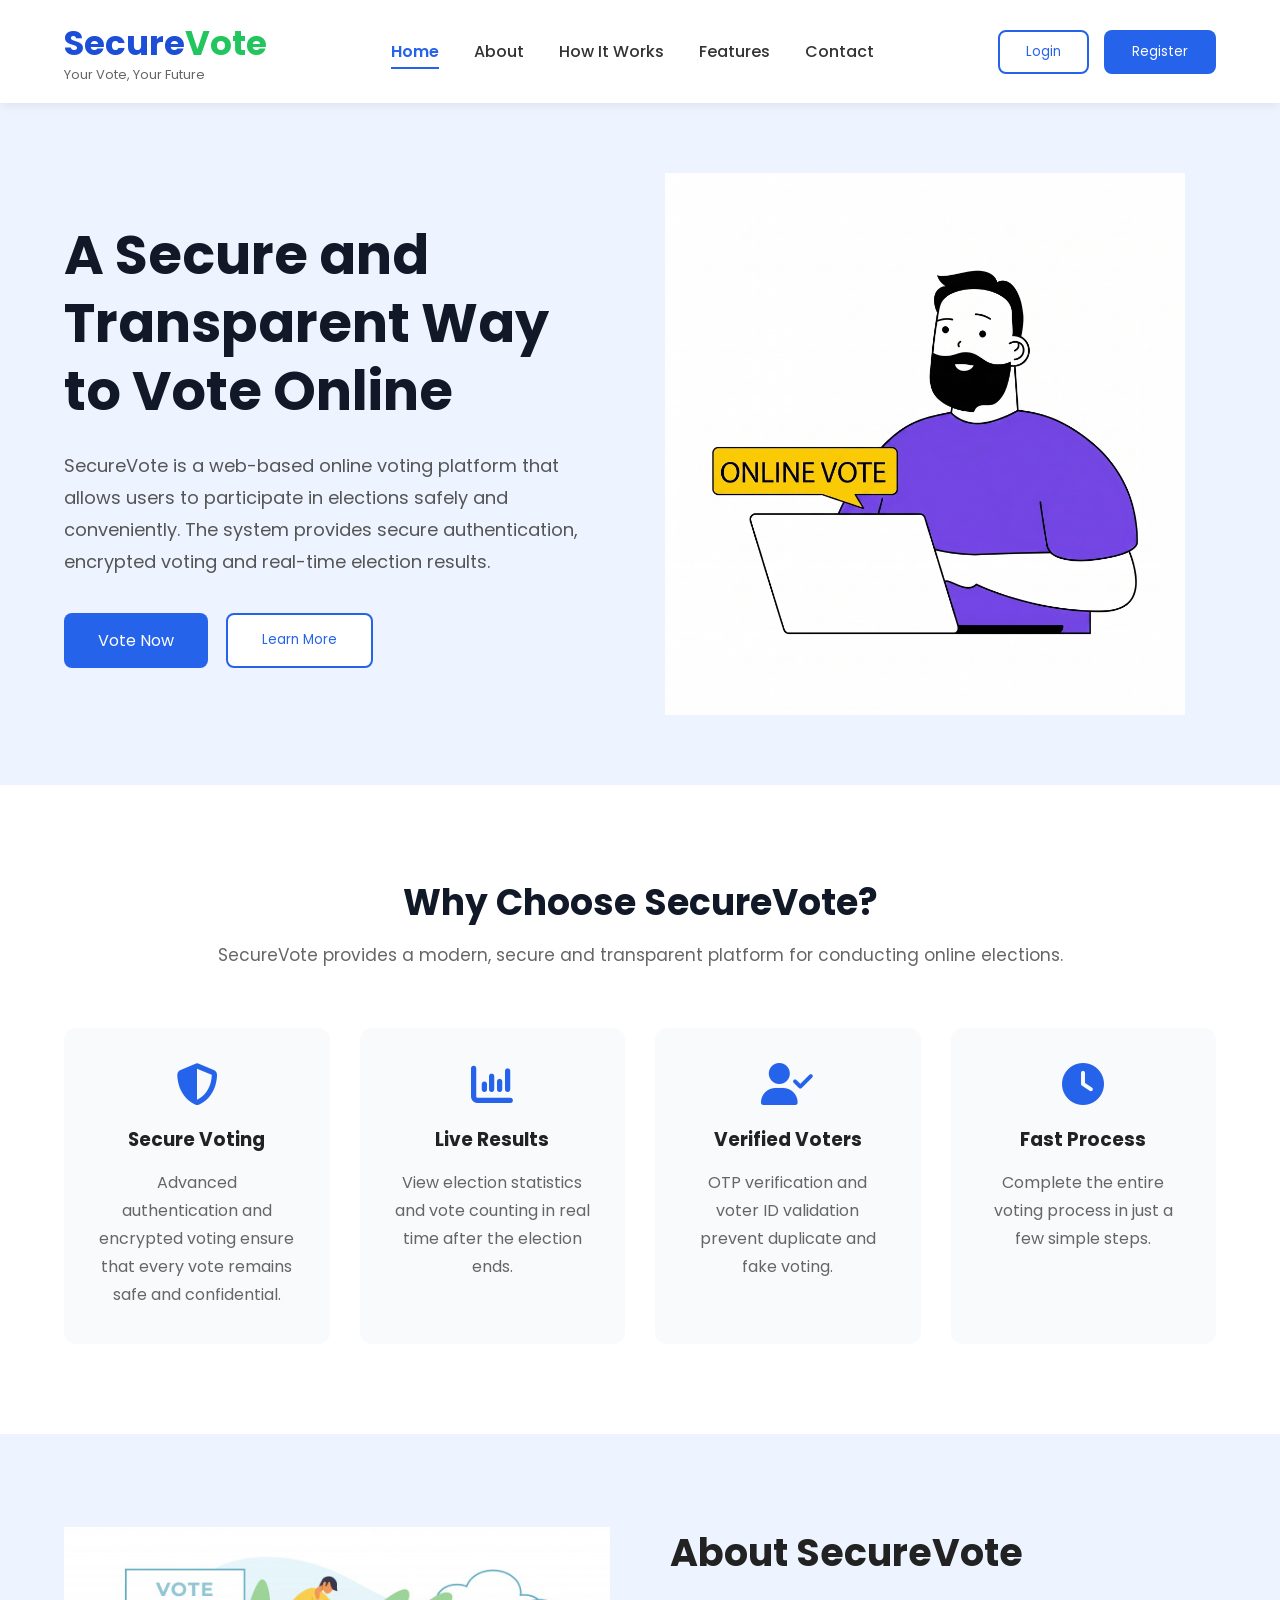
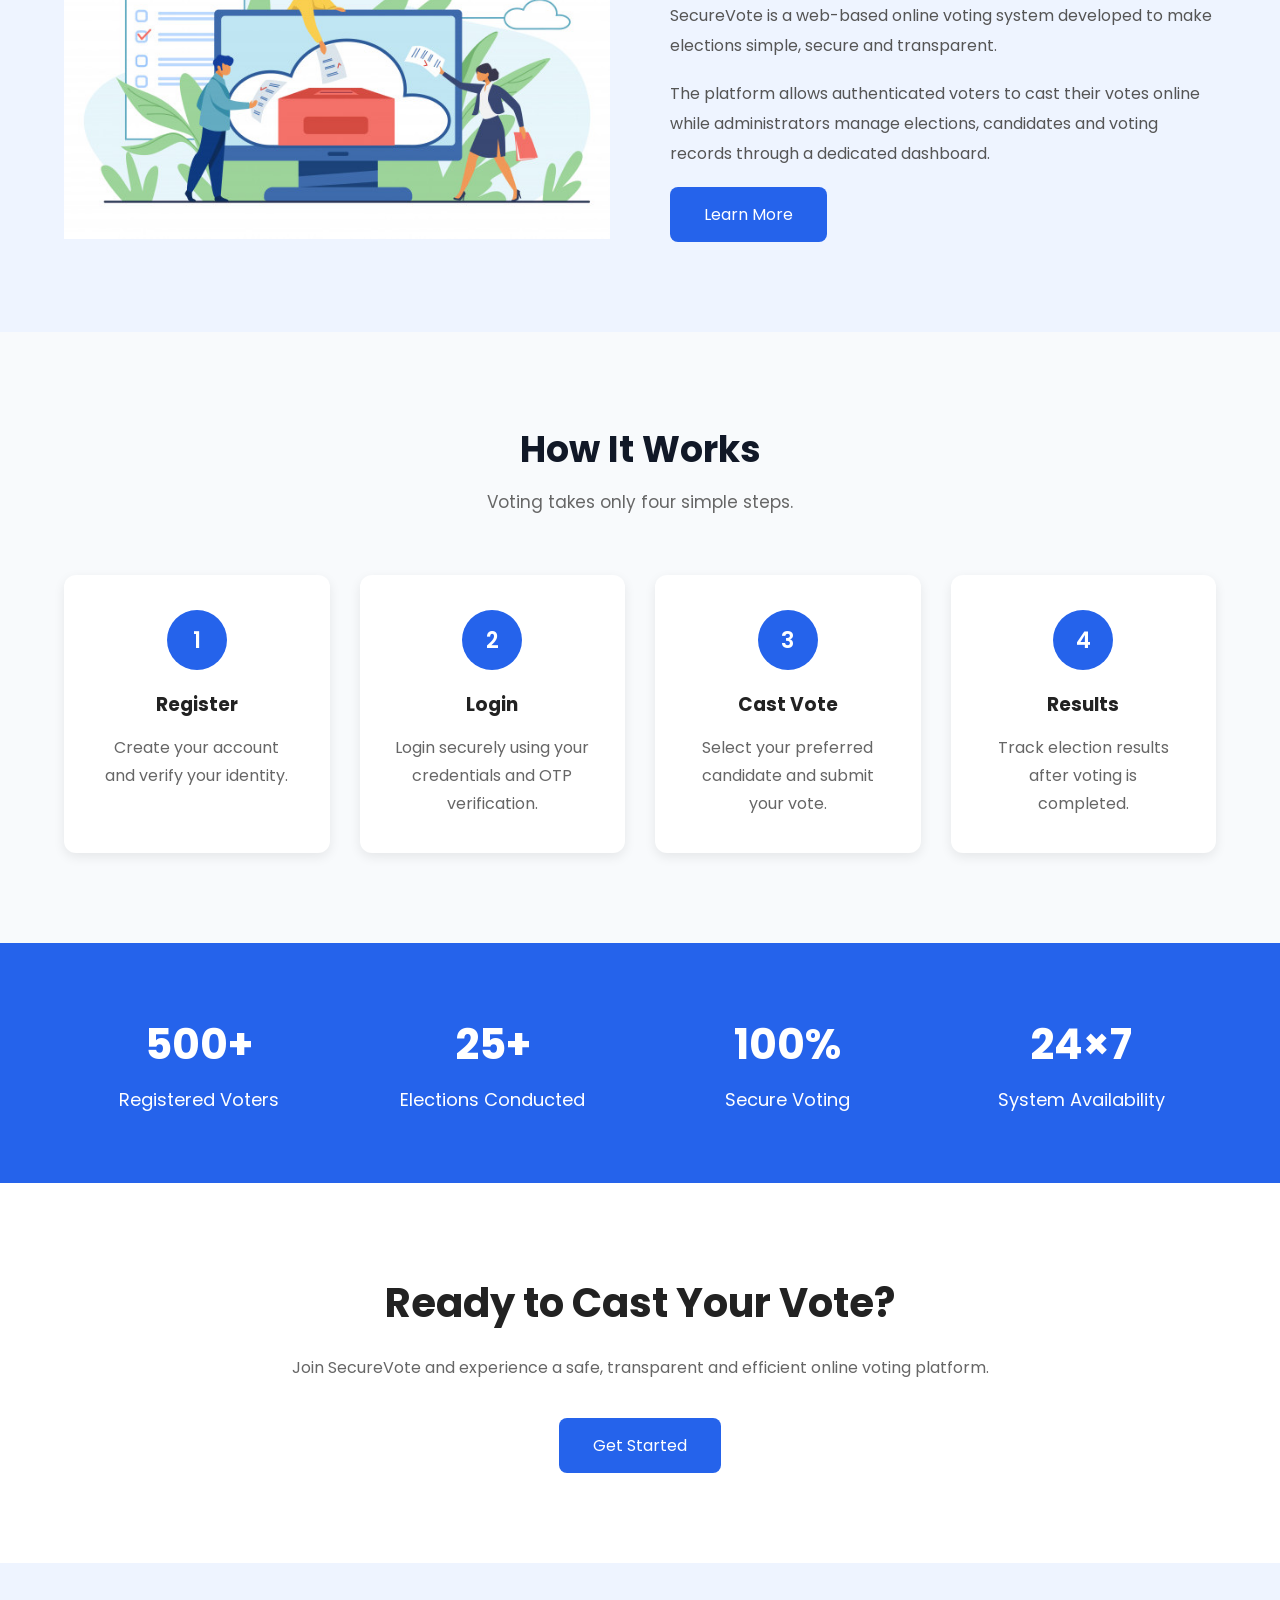
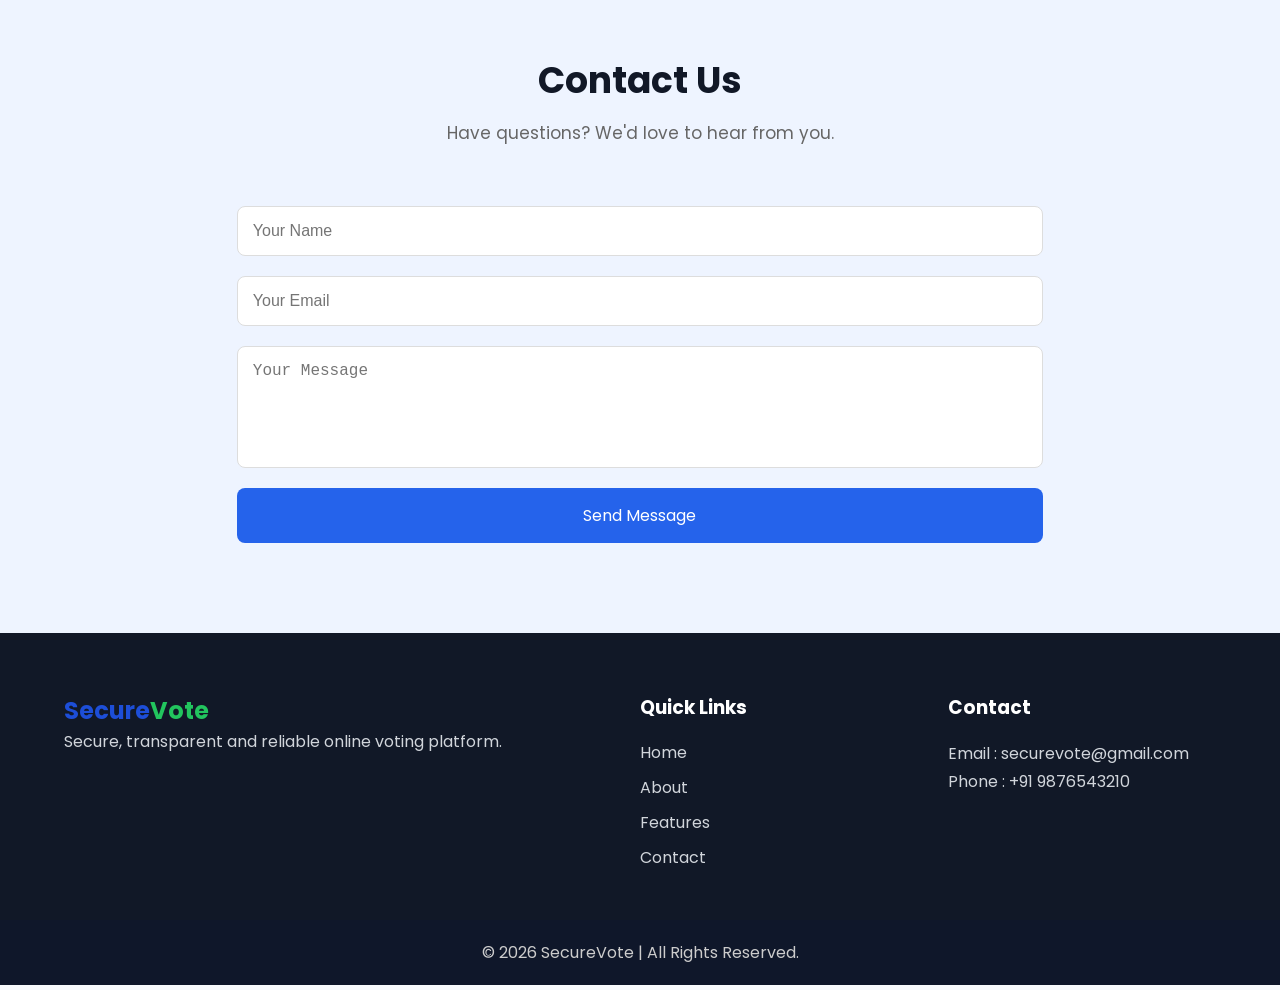
<file: Frontend/LandingPage.html>
<!doctype html>
<html lang="en">
  <head>
    <meta charset="UTF-8" />
    <meta name="viewport" content="width=device-width, initial-scale=1.0" />

    <title>SecureVote - Online Voting System</title>

    <!-- using google font -->
    <link rel="preconnect" href="https://fonts.googleapis.com" />
    <link rel="preconnect" href="https://fonts.gstatic.com" crossorigin />

    <link
      href="https://fonts.googleapis.com/css2?family=Poppins:wght@300;400;500;600;700&display=swap"
      rel="stylesheet"
    />

    <!-- using icons -->
    <link
      rel="stylesheet"
      href="https://cdnjs.cloudflare.com/ajax/libs/font-awesome/6.6.0/css/all.min.css"
    />

    <link rel="stylesheet" href="style.css" />
  </head>

  <body>
    <!-- Navigation Bar -->
    <header>
      <div class="container navbar">
        <div class="logo">
          <h2>
            <span class="blue">Secure</span><span class="green">Vote</span>
          </h2>

          <p>Your Vote, Your Future</p>
        </div>

        <nav>
          <ul>
            <li><a href="#home" class="nav-link active">Home</a></li>

            <li><a href="#about" class="nav-link">About</a></li>

            <li><a href="#how-it-works" class="nav-link">How It Works</a></li>

            <li><a href="#features" class="nav-link">Features</a></li>

            <li><a href="#contact" class="nav-link">Contact</a></li>
          </ul>
        </nav>

        <div class="nav-buttons">
          <button class="login-btn">Login</button>

          <button class="register-btn">Register</button>
        </div>
      </div>
    </header>

    <!-- Hero Section -->
    <section class="hero" id="home">
      <div class="container hero-content">
        <!-- Left Side -->

        <div class="hero-text">
          <h1>A Secure and Transparent Way to Vote Online</h1>

          <p>
            SecureVote is a web-based online voting platform that allows users
            to participate in elections safely and conveniently. The system
            provides secure authentication, encrypted voting and real-time
            election results.
          </p>

          <div class="hero-buttons">
            <button class="primary-btn">Vote Now</button>

            <button class="secondary-btn">Learn More</button>
          </div>
        </div>

        <!-- Right Side -->

        <div class="hero-image">
          <img src="assets/hero.png" alt="Online Voting" />
        </div>
      </div>
    </section>
    <!-- Features Section -->

    <section class="features" id="features">
      <div class="container">
        <div class="section-title">
          <h2>Why Choose SecureVote?</h2>
          <p>
            SecureVote provides a modern, secure and transparent platform for
            conducting online elections.
          </p>
        </div>

        <div class="feature-grid">
          <div class="feature-card">
            <i class="fa-solid fa-shield-halved"></i>

            <h3>Secure Voting</h3>

            <p>
              Advanced authentication and encrypted voting ensure that every
              vote remains safe and confidential.
            </p>
          </div>

          <div class="feature-card">
            <i class="fa-solid fa-chart-column"></i>

            <h3>Live Results</h3>

            <p>
              View election statistics and vote counting in real time after the
              election ends.
            </p>
          </div>

          <div class="feature-card">
            <i class="fa-solid fa-user-check"></i>

            <h3>Verified Voters</h3>

            <p>
              OTP verification and voter ID validation prevent duplicate and
              fake voting.
            </p>
          </div>

          <div class="feature-card">
            <i class="fa-solid fa-clock"></i>

            <h3>Fast Process</h3>

            <p>
              Complete the entire voting process in just a few simple steps.
            </p>
          </div>
        </div>
      </div>
    </section>

    <!-- About Section -->

    <section class="about" id="about">
      <div class="container about-container">
        <div class="about-image">
          <img src="assets/aboutsectionimg.jpg" alt="About SecureVote" />
        </div>

        <div class="about-text">
          <h2>About SecureVote</h2>

          <p>
            SecureVote is a web-based online voting system developed to make
            elections simple, secure and transparent.
          </p>

          <p>
            The platform allows authenticated voters to cast their votes online
            while administrators manage elections, candidates and voting records
            through a dedicated dashboard.
          </p>

          <button class="primary-btn">Learn More</button>
        </div>
      </div>
    </section>

    <!--How It Works section -->

    <section class="steps" id="how-it-works">
      <div class="container">
        <div class="section-title">
          <h2>How It Works</h2>

          <p>Voting takes only four simple steps.</p>
        </div>

        <div class="step-container">
          <div class="step-box">
            <span>1</span>

            <h3>Register</h3>

            <p>Create your account and verify your identity.</p>
          </div>

          <div class="step-box">
            <span>2</span>

            <h3>Login</h3>

            <p>Login securely using your credentials and OTP verification.</p>
          </div>

          <div class="step-box">
            <span>3</span>

            <h3>Cast Vote</h3>

            <p>Select your preferred candidate and submit your vote.</p>
          </div>

          <div class="step-box">
            <span>4</span>

            <h3>Results</h3>

            <p>Track election results after voting is completed.</p>
          </div>
        </div>
      </div>
    </section>
    <!-- Statistics Section -->

    <section class="statistics">
      <div class="container stats-container">
        <div class="stat-card">
          <h2>500+</h2>
          <p>Registered Voters</p>
        </div>

        <div class="stat-card">
          <h2>25+</h2>
          <p>Elections Conducted</p>
        </div>

        <div class="stat-card">
          <h2>100%</h2>
          <p>Secure Voting</p>
        </div>

        <div class="stat-card">
          <h2>24×7</h2>
          <p>System Availability</p>
        </div>
      </div>
    </section>

    <!-- Call To Action -->

    <section class="cta">
      <div class="container">
        <h2>Ready to Cast Your Vote?</h2>

        <p>
          Join SecureVote and experience a safe, transparent and efficient
          online voting platform.
        </p>

        <button class="primary-btn">Get Started</button>
      </div>
    </section>

    <!-- Contact -->

    <section class="contact" id="contact">
      <div class="container">
        <div class="section-title">
          <h2>Contact Us</h2>

          <p>Have questions? We'd love to hear from you.</p>
        </div>

        <form>
          <input type="text" placeholder="Your Name" />

          <input type="email" placeholder="Your Email" />

          <textarea rows="5" placeholder="Your Message"></textarea>

          <button class="primary-btn">Send Message</button>
        </form>
      </div>
    </section>

    <!-- Footer -->

    <footer>
      <div class="container footer-container">
        <div>
          <h2>
            <span class="blue">Secure</span><span class="green">Vote</span>
          </h2>

          <p>Secure, transparent and reliable online voting platform.</p>
        </div>

        <div>
          <h3>Quick Links</h3>

          <ul>
            <li><a href="#">Home</a></li>

            <li><a href="#">About</a></li>

            <li><a href="#">Features</a></li>

            <li><a href="#">Contact</a></li>
          </ul>
        </div>

        <div>
          <h3>Contact</h3>

          <p>Email : securevote@gmail.com</p>

          <p>Phone : +91 9876543210</p>
        </div>
      </div>

      <div class="copyright">© 2026 SecureVote | All Rights Reserved.</div>
    </footer>
    <script src="script.js"></script>
  </body>
</html>
</file>
<file: Frontend/style.css>
* {
  margin: 0;
  padding: 0;
  box-sizing: border-box;
}

body {
  font-family: "Poppins", sans-serif;
  background: #f8fafc;
  color: #222;
}

html {
  scroll-behavior: smooth;
}

img {
  width: 100%;
  display: block;
}

a {
  text-decoration: none;
  color: inherit;
}

ul {
  list-style: none;
}

button {
  font-family: "Poppins", sans-serif;
  cursor: pointer;
  border: none;
}

/* Common Classes */

.container {
  width: 90%;
  max-width: 1200px;
  margin: auto;
}

.blue {
  color: #1d4ed8;
}

.green {
  color: #22c55e;
}

/* Navbar */

header {
  width: 100%;
  background: #ffffff;
  box-shadow: 0 2px 10px rgba(0, 0, 0, 0.08);

  position: sticky;
  top: 0;
  z-index: 100;
}

.navbar {
  display: flex;
  justify-content: space-between;
  align-items: center;

  padding: 18px 0;
}

.logo h2 {
  font-size: 34px;
  font-weight: 700;
}

.logo p {
  font-size: 13px;
  color: #666;

  margin-top: -4px;
}

nav ul {
  display: flex;
  align-items: center;
  gap: 35px;
}

nav ul li a {
  color: #333;
  font-size: 16px;
  transition: 0.3s;
}

nav ul li a:hover {
  color: #2563eb;
}

.active {
  color: #2563eb;
  font-weight: 600;
}
nav ul li a{

    color:#333;
    font-size:16px;
    font-weight:500;

    position:relative;

    transition:.3s;

}

/* Hover */

nav ul li a:hover{

    color:#2563eb;

}

/* Active Link */

nav ul li a.active{

    color:#2563eb;

}

/* Underline Animation */

nav ul li a::after{

    content:"";

    position:absolute;

    left:0;
    bottom:-6px;

    width:0%;

    height:2px;

    background:#2563eb;

    transition:.3s;

}

nav ul li a:hover::after,
nav ul li a.active::after{

    width:100%;

}
section{

    scroll-margin-top:90px;

}

/* Buttons */

.nav-buttons {
  display: flex;
  gap: 15px;
}

.login-btn {
  background: white;
  border: 2px solid #2563eb;

  color: #2563eb;

  padding: 10px 26px;
  border-radius: 8px;

  transition: 0.3s;
}

.login-btn:hover {
  background: #2563eb;
  color: white;
}

.register-btn {
  background: #2563eb;
  color: white;

  padding: 10px 28px;

  border-radius: 8px;

  transition: 0.3s;
}

.register-btn:hover {
  background: #1d4ed8;
}

/* Hero Section */

.hero {
  padding: 70px 0;
  background: #eef4ff;
}

.hero-content {
  display: flex;
  justify-content: space-between;
  align-items: center;
  gap: 50px;
}

.hero-text {
  flex: 1;
}

.hero-text h1 {
  font-size: 54px;
  line-height: 68px;
  margin-bottom: 25px;

  color: #111827;
}

.hero-text p {
  font-size: 18px;
  line-height: 32px;

  color: #555;

  margin-bottom: 35px;
}

/* Hero Buttons */

.hero-buttons {
  display: flex;
  gap: 18px;
}

.primary-btn {
  background: #2563eb;
  color: white;

  padding: 15px 34px;

  border-radius: 8px;

  font-size: 16px;

  transition: 0.3s;
}

.primary-btn:hover {
  background: #1d4ed8;
}

.secondary-btn {
  background: white;

  color: #2563eb;

  border: 2px solid #2563eb;

  padding: 15px 34px;

  border-radius: 8px;

  transition: 0.3s;
}

.secondary-btn:hover {
  background: #2563eb;
  color: white;
}

/* Hero Image */

.hero-image {
  flex: 1;
  text-align: center;
}

.hero-image img {
  width: 95%;
  max-width: 520px;
}

/* media queires */
@media (max-width: 992px) {
  .hero-content {
    flex-direction: column-reverse;
    text-align: center;
  }

  .hero-text h1 {
    font-size: 42px;
    line-height: 54px;
  }

  .hero-buttons {
    justify-content: center;
  }

  nav {
    display: none;
  }
}

@media (max-width: 600px) {
  .hero {
    padding: 50px 0;
  }

  .hero-text h1 {
    font-size: 34px;
    line-height: 46px;
  }

  .hero-text p {
    font-size: 16px;
    line-height: 28px;
  }

  .hero-buttons {
    flex-direction: column;
  }

  .primary-btn,
  .secondary-btn {
    width: 100%;
  }

  .nav-buttons {
    display: none;
  }

  .logo h2 {
    font-size: 28px;
  }
}

/* Common Section Title */

.section-title {
  text-align: center;
  margin-bottom: 60px;
}

.section-title h2 {
  font-size: 36px;
  color: #111827;

  margin-bottom: 12px;
}

.section-title p {
  color: #666;
  font-size: 17px;
}

/* ==========================
      Features
========================== */

.features {
  padding: 90px 0;
  background: white;
}

.feature-grid {
  display: grid;
  grid-template-columns: repeat(auto-fit, minmax(240px, 1fr));
  gap: 30px;
}

.feature-card {
  background: #f8fafc;

  padding: 35px;

  text-align: center;

  border-radius: 12px;

  transition: 0.3s;
}

.feature-card:hover {
  transform: translateY(-8px);

  box-shadow: 0 12px 25px rgba(0, 0, 0, 0.08);
}

.feature-card i {
  font-size: 42px;

  color: #2563eb;

  margin-bottom: 20px;
}

.feature-card h3 {
  margin-bottom: 15px;
}

.feature-card p {
  color: #666;
  line-height: 28px;
}

/* About */

.about {
  padding: 90px 0;
  background: #eef4ff;
}

.about-container {
  display: flex;
  align-items: center;
  gap: 60px;
}

.about-image {
  flex: 1;
}

.about-text {
  flex: 1;
}

.about-text h2 {
  font-size: 38px;

  margin-bottom: 20px;
}

.about-text p {
  margin-bottom: 18px;

  color: #555;

  line-height: 30px;
}

/* Steps */

.steps {
  padding: 90px 0;
}

.step-container {
  display: grid;

  grid-template-columns: repeat(auto-fit, minmax(220px, 1fr));

  gap: 30px;
}

.step-box {
  background: white;

  text-align: center;

  padding: 35px;

  border-radius: 12px;

  box-shadow: 0 4px 12px rgba(0, 0, 0, 0.08);
}

.step-box span {
  width: 60px;

  height: 60px;

  background: #2563eb;

  color: white;

  display: flex;

  justify-content: center;

  align-items: center;

  border-radius: 50%;

  margin: auto;

  margin-bottom: 20px;

  font-size: 22px;

  font-weight: 600;
}

.step-box h3 {
  margin-bottom: 15px;
}

.step-box p {
  color: #666;

  line-height: 28px;
}

/* Responsive */

@media (max-width: 900px) {
  .about-container {
    flex-direction: column;

    text-align: center;
  }
}

/* Statistics */

.statistics {
  background: #2563eb;
  padding: 70px 0;
}

.stats-container {
  display: grid;
  grid-template-columns: repeat(auto-fit, minmax(220px, 1fr));
  gap: 25px;
}

.stat-card {
  color: white;
  text-align: center;
}

.stat-card h2 {
  font-size: 42px;
  margin-bottom: 10px;
}

.stat-card p {
  font-size: 18px;
}

/*  CTA */

.cta {
  padding: 90px 20px;
  text-align: center;
  background: white;
}

.cta h2 {
  font-size: 40px;
  margin-bottom: 20px;
}

.cta p {
  width: 70%;
  margin: auto;
  line-height: 30px;
  color: #666;
  margin-bottom: 35px;
}

/*  Contact*/

.contact {
  padding: 90px 0;
  background: #eef4ff;
}

.contact form {
  width: 70%;
  margin: auto;

  display: flex;
  flex-direction: column;
  gap: 20px;
}

.contact input,
.contact textarea {
  padding: 15px;

  border: 1px solid #ddd;

  border-radius: 8px;

  font-size: 16px;

  outline: none;
}

.contact textarea {
  resize: none;
}

/* Footer*/

footer {
  background: #111827;

  color: white;

  padding-top: 60px;
}

.footer-container {
  display: grid;
  grid-template-columns: 2fr 1fr 1fr;

  gap: 40px;

  padding-bottom: 40px;
}

.footer-container h3 {
  margin-bottom: 18px;
}

.footer-container p {
  color: #d1d5db;
  line-height: 28px;
}

.footer-container ul li {
  margin-bottom: 10px;
}

.footer-container ul li a {
  color: #d1d5db;
}

.footer-container ul li a:hover {
  color: white;
}

.copyright {
  text-align: center;

  padding: 20px;

  background: #0f172a;

  color: #ccc;
}

/* Responsive*/

@media (max-width: 900px) {
  .footer-container {
    grid-template-columns: 1fr;
    text-align: center;
  }

  .contact form {
    width: 100%;
  }

  .cta p {
    width: 100%;
  }
}
</file>
